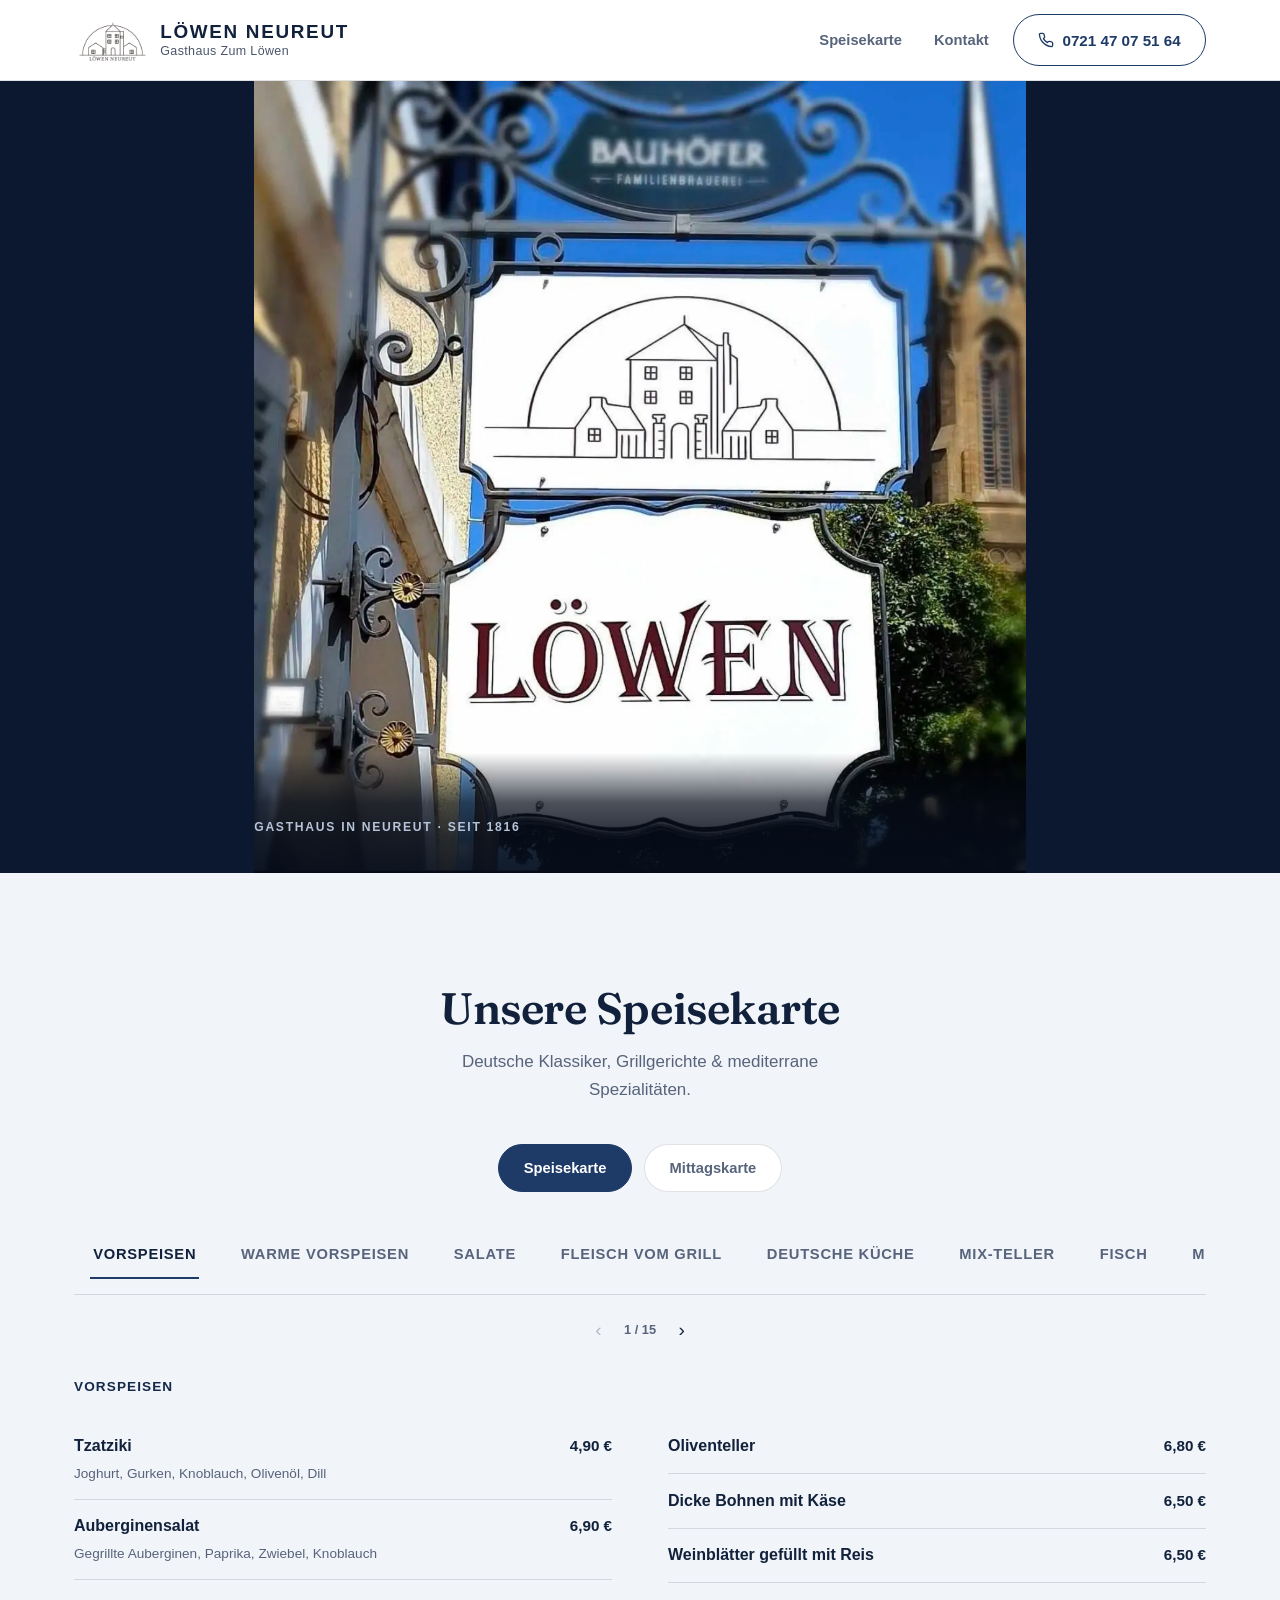
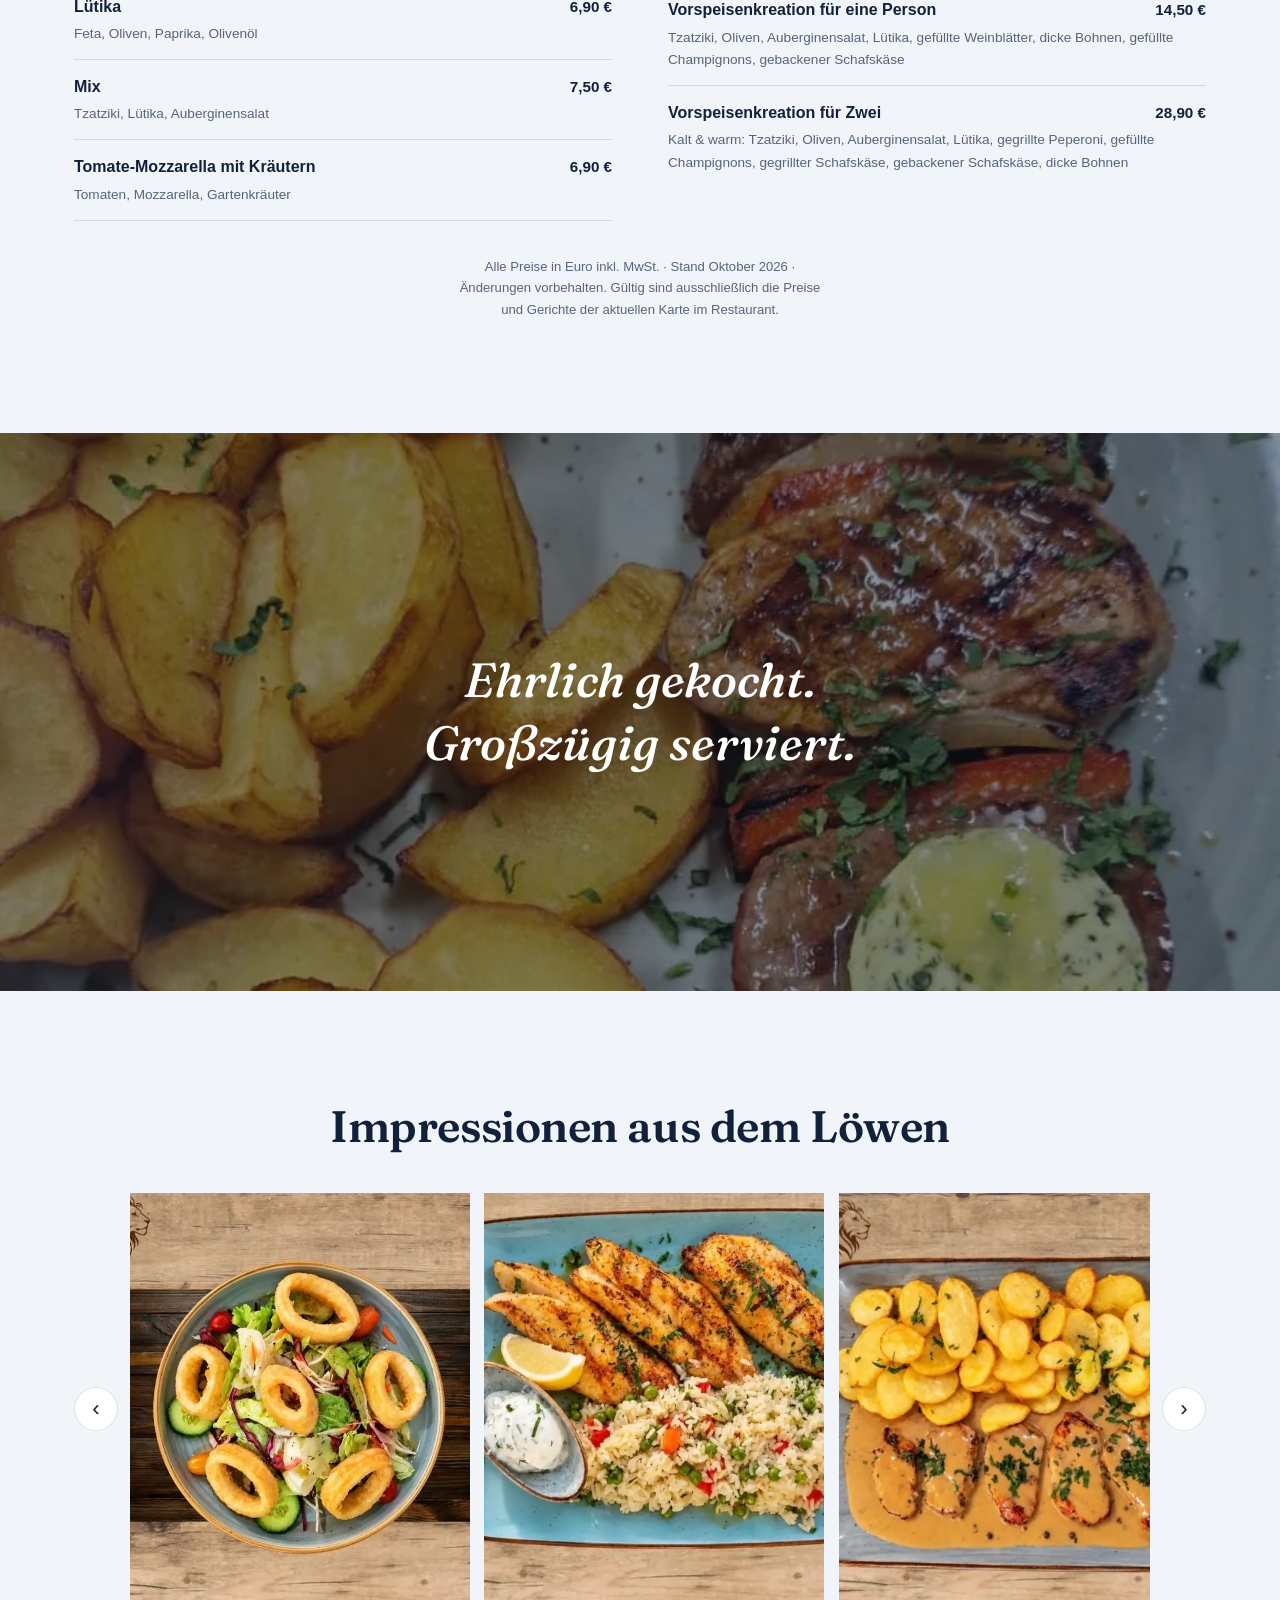
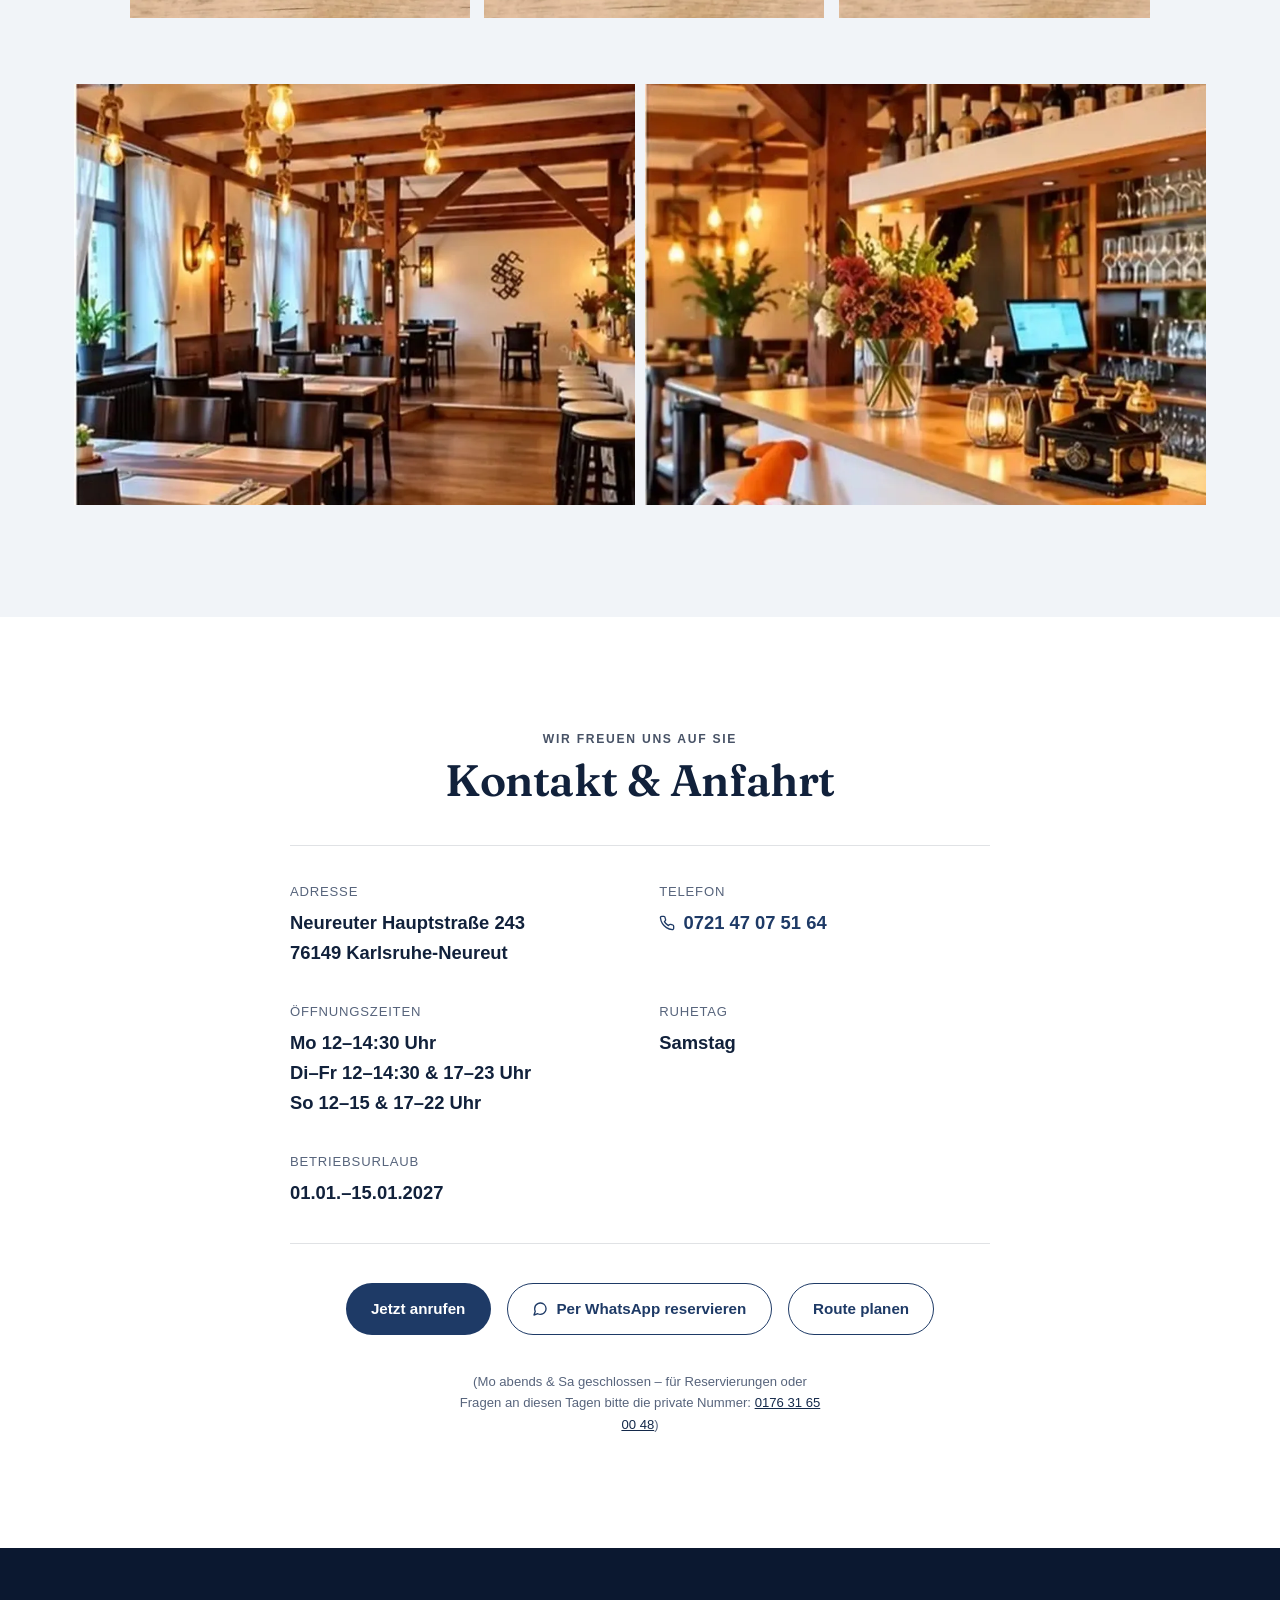
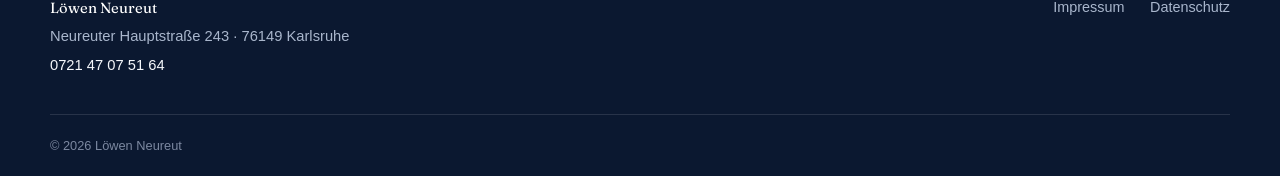
<file: index.html>
<!doctype html>
<html lang="de">
<head>
<meta charset="UTF-8">
<script>document.documentElement.classList.add('js')</script>
<meta name="viewport" content="width=device-width, initial-scale=1">
<title>Löwen Neureut – Gasthaus Zum Löwen in Karlsruhe</title>
<meta name="description" content="Traditionsgasthaus seit 1816 in Karlsruhe-Neureut: deutsche Hausmannskost & griechisch-mediterrane Grillspezialitäten, gemütlicher Biergarten mit Bauhöfer Bier vom Fass. Neureuter Hauptstraße 243.">
<meta name="theme-color" content="#0b1830">
<meta property="og:type" content="website">
<meta property="og:locale" content="de_DE">
<meta property="og:title" content="Löwen Neureut – Gasthaus Zum Löwen">
<meta property="og:description" content="Traditionsgasthaus seit 1816 in Karlsruhe-Neureut: deutsche Hausmannskost & griechisch-mediterrane Grillspezialitäten.">
<meta property="og:image" content="images/og-image.jpg">
<meta property="og:image:width" content="1200">
<meta property="og:image:height" content="630">
<meta name="twitter:card" content="summary_large_image">
<link rel="icon" href="data:image/svg+xml,%3Csvg xmlns='http://www.w3.org/2000/svg' viewBox='0 0 100 100'%3E%3Ctext y='.9em' font-size='90'%3E%F0%9F%A6%81%3C/text%3E%3C/svg%3E">
<link rel="preload" as="font" type="font/woff2" href="fonts/fraunces-normal.woff2" crossorigin>
<link rel="stylesheet" href="css/style.css">
<script type="application/ld+json">
{
  "@context": "https://schema.org",
  "@type": "Restaurant",
  "name": "Löwen Neureut – Gasthaus Zum Löwen",
  "image": "images/og-image.jpg",
  "servesCuisine": ["German", "Greek", "Mediterranean"],
  "priceRange": "€€",
  "telephone": "+49-721-47075164",
  "address": {
    "@type": "PostalAddress",
    "streetAddress": "Neureuter Hauptstraße 243",
    "postalCode": "76149",
    "addressLocality": "Karlsruhe-Neureut",
    "addressCountry": "DE"
  },
  "openingHoursSpecification": [
    { "@type": "OpeningHoursSpecification", "dayOfWeek": ["Monday"], "opens": "12:00", "closes": "14:30" },
    { "@type": "OpeningHoursSpecification", "dayOfWeek": ["Tuesday","Wednesday","Thursday","Friday"], "opens": "12:00", "closes": "14:30" },
    { "@type": "OpeningHoursSpecification", "dayOfWeek": ["Tuesday","Wednesday","Thursday","Friday"], "opens": "17:00", "closes": "23:00" },
    { "@type": "OpeningHoursSpecification", "dayOfWeek": ["Sunday"], "opens": "12:00", "closes": "15:00" },
    { "@type": "OpeningHoursSpecification", "dayOfWeek": ["Sunday"], "opens": "17:00", "closes": "22:00" }
  ]
}
</script>
</head>
<body>

<a class="skip-link" href="#main">Zum Inhalt springen</a>

<header class="site-header" id="site-header">
  <div class="container header-inner">
    <a href="#top" class="brand">
      <!-- Echtes Logo: images/loewen-neureut-logo.png. Bis es existiert, bleibt
           dieses einfache Löwen-Emblem als Platzhalter sichtbar (js/main.js
           tauscht automatisch, sobald die Datei geladen werden kann). -->
      <span class="logo-mark" id="logo-mark">
        <svg viewBox="0 0 60 60" width="30" height="30" aria-hidden="true">
          <circle cx="30" cy="30" r="26" fill="none" stroke="currentColor" stroke-width="2"/>
          <circle cx="30" cy="30" r="9" fill="currentColor"/>
          <g fill="currentColor">
            <polygon points="30,1 33,10 27,10"/>
            <polygon points="30,59 33,50 27,50"/>
            <polygon points="1,30 10,33 10,27"/>
            <polygon points="59,30 50,33 50,27"/>
            <polygon points="9,9 16,14 12,17"/>
            <polygon points="51,9 44,14 48,17"/>
            <polygon points="9,51 16,46 12,43"/>
            <polygon points="51,51 44,46 48,43"/>
          </g>
        </svg>
      </span>
      <span class="brand-text">
        <span class="brand-name">Löwen Neureut</span>
        <span class="brand-sub">Gasthaus Zum Löwen</span>
      </span>
    </a>
    <nav class="site-nav" aria-label="Hauptnavigation">
      <a href="#speisekarte">Speisekarte</a>
      <a href="#kontakt">Kontakt</a>
    </nav>
    <div class="header-actions">
      <a class="btn btn-outline btn-call" href="tel:+4972147075164">
        <svg viewBox="0 0 24 24" fill="none" stroke="currentColor" stroke-width="2" stroke-linecap="round" stroke-linejoin="round" aria-hidden="true"><path d="M22 16.92v3a2 2 0 0 1-2.18 2 19.79 19.79 0 0 1-8.63-3.07 19.5 19.5 0 0 1-6-6 19.79 19.79 0 0 1-3.07-8.67A2 2 0 0 1 4.11 2h3a2 2 0 0 1 2 1.72c.127.96.361 1.903.7 2.81a2 2 0 0 1-.45 2.11L8.09 9.91a16 16 0 0 0 6 6l1.27-1.27a2 2 0 0 1 2.11-.45c.907.339 1.85.573 2.81.7A2 2 0 0 1 22 16.92z"/></svg>
        0721 47 07 51 64
      </a>
      <button type="button" class="nav-toggle" id="nav-toggle" aria-expanded="false" aria-controls="nav-drawer" aria-label="Menü öffnen">
        <span></span><span></span><span></span>
      </button>
    </div>
  </div>
  <div class="nav-drawer" id="nav-drawer">
    <a href="#speisekarte">Speisekarte</a>
    <a href="#kontakt">Kontakt</a>
    <a class="btn btn-primary" href="tel:+4972147075164">
      <svg viewBox="0 0 24 24" fill="none" stroke="currentColor" stroke-width="2" stroke-linecap="round" stroke-linejoin="round" aria-hidden="true"><path d="M22 16.92v3a2 2 0 0 1-2.18 2 19.79 19.79 0 0 1-8.63-3.07 19.5 19.5 0 0 1-6-6 19.79 19.79 0 0 1-3.07-8.67A2 2 0 0 1 4.11 2h3a2 2 0 0 1 2 1.72c.127.96.361 1.903.7 2.81a2 2 0 0 1-.45 2.11L8.09 9.91a16 16 0 0 0 6 6l1.27-1.27a2 2 0 0 1 2.11-.45c.907.339 1.85.573 2.81.7A2 2 0 0 1 22 16.92z"/></svg>
      0721 47 07 51 64
    </a>
  </div>
</header>

<main id="main">

  <section id="top" class="hero">
    <div class="hero-frame">
      <div class="hero-media">
        <!-- Echtes Bild einsetzen: das schmiedeeiserne Wirtshausschild "Löwen" mit Hausillustration vor blauem Himmel (wie im Chat gezeigt) -->
        <img src="images/hero-schild.webp" alt="Schmiedeeisernes Wirtshausschild „Löwen" mit Hausillustration vor blauem Himmel" loading="eager" fetchpriority="high" data-fallback>
      </div>
      <div class="hero-content container">
        <h1 class="visually-hidden">Löwen Neureut</h1>
        <p class="eyebrow">Gasthaus in Neureut · seit 1816</p>
      </div>
    </div>
  </section>

  <section id="speisekarte" class="section section-soft">
    <div class="container">
      <div class="section-title menu-head center reveal">
        <h2>Unsere Speisekarte</h2>
        <p>Deutsche Klassiker, Grillgerichte &amp; mediterrane Spezialitäten.</p>
      </div>

      <div class="menu-mode reveal">
        <button type="button" class="mode-btn" id="mode-speisekarte" aria-selected="true" data-mode="speisekarte">Speisekarte</button>
        <button type="button" class="mode-btn" id="mode-mittag" aria-selected="false" data-mode="mittag">Mittagskarte</button>
      </div>

      <div id="menu-speisekarte-view" class="reveal">
        <div class="menu-tabs" role="tablist" aria-label="Speisekarten-Kategorien">
          <button role="tab" id="tab-vorspeisen-kalt" aria-controls="panel-vorspeisen-kalt" aria-selected="false" tabindex="-1" class="menu-tab" type="button">Vorspeisen</button>
          <button role="tab" id="tab-vorspeisen-warm" aria-controls="panel-vorspeisen-warm" aria-selected="false" tabindex="-1" class="menu-tab" type="button">Warme Vorspeisen</button>
          <button role="tab" id="tab-salate" aria-controls="panel-salate" aria-selected="false" tabindex="-1" class="menu-tab" type="button">Salate</button>
          <button role="tab" id="tab-grill" aria-controls="panel-grill" aria-selected="false" tabindex="-1" class="menu-tab" type="button">Fleisch vom Grill</button>
          <button role="tab" id="tab-deutsch" aria-controls="panel-deutsch" aria-selected="false" tabindex="-1" class="menu-tab" type="button">Deutsche Küche</button>
          <button role="tab" id="tab-mixteller" aria-controls="panel-mixteller" aria-selected="false" tabindex="-1" class="menu-tab" type="button">Mix-Teller</button>
          <button role="tab" id="tab-fisch" aria-controls="panel-fisch" aria-selected="false" tabindex="-1" class="menu-tab" type="button">Fisch</button>
          <button role="tab" id="tab-mixplatten" aria-controls="panel-mixplatten" aria-selected="false" tabindex="-1" class="menu-tab" type="button">Mix-Platten</button>
          <button role="tab" id="tab-beilagen" aria-controls="panel-beilagen" aria-selected="false" tabindex="-1" class="menu-tab" type="button">Beilagen</button>
          <button role="tab" id="tab-sossen" aria-controls="panel-sossen" aria-selected="false" tabindex="-1" class="menu-tab" type="button">Soßen</button>
          <button role="tab" id="tab-desserts" aria-controls="panel-desserts" aria-selected="false" tabindex="-1" class="menu-tab" type="button">Desserts</button>
          <button role="tab" id="tab-alkoholfrei" aria-controls="panel-alkoholfrei" aria-selected="false" tabindex="-1" class="menu-tab" type="button">Alkoholfreie Getränke</button>
          <button role="tab" id="tab-heisse-getraenke" aria-controls="panel-heisse-getraenke" aria-selected="false" tabindex="-1" class="menu-tab" type="button">Heiße Getränke</button>
          <button role="tab" id="tab-bier-wein" aria-controls="panel-bier-wein" aria-selected="false" tabindex="-1" class="menu-tab" type="button">Bier &amp; Wein</button>
          <button role="tab" id="tab-spirituosen" aria-controls="panel-spirituosen" aria-selected="false" tabindex="-1" class="menu-tab" type="button">Spirituosen &amp; Cocktails</button>
        </div>

        <div class="menu-pager">
          <button type="button" class="pager-btn" data-menu-prev aria-label="Vorherige Kategorie">‹</button>
          <span class="pager-count" data-menu-count>1 / 15</span>
          <button type="button" class="pager-btn" data-menu-next aria-label="Nächste Kategorie">›</button>
        </div>

        <div class="menu-panels">

          <div role="tabpanel" id="panel-vorspeisen-kalt" aria-labelledby="tab-vorspeisen-kalt" class="menu-panel" hidden>
            <h3>Vorspeisen</h3>
            <ul class="dish-list is-long">
              <li class="dish"><div class="dish-row"><span class="dish-name">Tzatziki</span><span class="dish-price">4,90&nbsp;€</span></div><p class="dish-desc">Joghurt, Gurken, Knoblauch, Olivenöl, Dill</p></li>
              <li class="dish"><div class="dish-row"><span class="dish-name">Auberginensalat</span><span class="dish-price">6,90&nbsp;€</span></div><p class="dish-desc">Gegrillte Auberginen, Paprika, Zwiebel, Knoblauch</p></li>
              <li class="dish"><div class="dish-row"><span class="dish-name">Lütika</span><span class="dish-price">6,90&nbsp;€</span></div><p class="dish-desc">Feta, Oliven, Paprika, Olivenöl</p></li>
              <li class="dish"><div class="dish-row"><span class="dish-name">Mix</span><span class="dish-price">7,50&nbsp;€</span></div><p class="dish-desc">Tzatziki, Lütika, Auberginensalat</p></li>
              <li class="dish"><div class="dish-row"><span class="dish-name">Tomate-Mozzarella mit Kräutern</span><span class="dish-price">6,90&nbsp;€</span></div><p class="dish-desc">Tomaten, Mozzarella, Gartenkräuter</p></li>
              <li class="dish"><div class="dish-row"><span class="dish-name">Oliventeller</span><span class="dish-price">6,80&nbsp;€</span></div></li>
              <li class="dish"><div class="dish-row"><span class="dish-name">Dicke Bohnen mit Käse</span><span class="dish-price">6,50&nbsp;€</span></div></li>
              <li class="dish"><div class="dish-row"><span class="dish-name">Weinblätter gefüllt mit Reis</span><span class="dish-price">6,50&nbsp;€</span></div></li>
              <li class="dish"><div class="dish-row"><span class="dish-name">Vorspeisenkreation für eine Person</span><span class="dish-price">14,50&nbsp;€</span></div><p class="dish-desc">Tzatziki, Oliven, Auberginensalat, Lütika, gefüllte Weinblätter, dicke Bohnen, gefüllte Champignons, gebackener Schafskäse</p></li>
              <li class="dish"><div class="dish-row"><span class="dish-name">Vorspeisenkreation für Zwei</span><span class="dish-price">28,90&nbsp;€</span></div><p class="dish-desc">Kalt &amp; warm: Tzatziki, Oliven, Auberginensalat, Lütika, gegrillte Peperoni, gefüllte Champignons, gegrillter Schafskäse, gebackener Schafskäse, dicke Bohnen</p></li>
            </ul>
          </div>

          <div role="tabpanel" id="panel-vorspeisen-warm" aria-labelledby="tab-vorspeisen-warm" class="menu-panel" hidden>
            <h3>Warme Vorspeisen</h3>
            <ul class="dish-list is-long">
              <li class="dish"><div class="dish-row"><span class="dish-name">Gegrillter Schafskäse</span><span class="dish-price">8,90&nbsp;€</span></div><p class="dish-desc">Feta, Zwiebel, Tomate, Gartenkräuter</p></li>
              <li class="dish"><div class="dish-row"><span class="dish-name">Gebackener Schafskäse</span><span class="dish-price">8,90&nbsp;€</span></div><p class="dish-desc">Feta, Salat</p></li>
              <li class="dish"><div class="dish-row"><span class="dish-name">Gegrillte Aubergine</span><span class="dish-price">10,50&nbsp;€</span></div><p class="dish-desc">Aubergine, Olivenöl, Tomate, Käse</p></li>
              <li class="dish"><div class="dish-row"><span class="dish-name">Zucchinipfanne</span><span class="dish-price">6,50&nbsp;€</span></div><p class="dish-desc">Mit Knoblauch</p></li>
              <li class="dish"><div class="dish-row"><span class="dish-name">Gegrillte Peperoni mit Knoblauch</span><span class="dish-price">6,90&nbsp;€</span></div></li>
              <li class="dish"><div class="dish-row"><span class="dish-name">Gefüllte Champignons</span><span class="dish-price">7,50&nbsp;€</span></div><p class="dish-desc">Champignons, Käse</p></li>
              <li class="dish"><div class="dish-row"><span class="dish-name">Gegrillte Champignons</span><span class="dish-price">6,90&nbsp;€</span></div><p class="dish-desc">Champignons, Butter, Petersilie</p></li>
              <li class="dish"><div class="dish-row"><span class="dish-name">Fladenbrot</span><span class="dish-price">2,50&nbsp;€</span></div></li>
              <li class="dish"><div class="dish-row"><span class="dish-name">Knoblauchbrot</span><span class="dish-price">3,50&nbsp;€</span></div></li>
              <li class="dish"><div class="dish-row"><span class="dish-name">Garnelenpfanne</span><span class="dish-price">14,90&nbsp;€</span></div><p class="dish-desc">Garnelen, Kräuterbutter, Knoblauch</p></li>
            </ul>
          </div>

          <div role="tabpanel" id="panel-salate" aria-labelledby="tab-salate" class="menu-panel" hidden>
            <h3>Salate</h3>
            <ul class="dish-list">
              <li class="dish"><div class="dish-row"><span class="dish-name">Schopska-Salat</span><span class="dish-price">11,90&nbsp;€</span></div><p class="dish-desc">Tomaten, Gurken, Feta, Zwiebel, Paprika</p></li>
              <li class="dish"><div class="dish-row"><span class="dish-name">Gyros-Salat</span><span class="dish-price">12,90&nbsp;€</span></div><p class="dish-desc">Gemischter Salat mit Gyros</p></li>
              <li class="dish"><div class="dish-row"><span class="dish-name">Puten-Salat</span><span class="dish-price">13,90&nbsp;€</span></div><p class="dish-desc">Gemischter Salat mit Putenfleisch</p></li>
              <li class="dish"><div class="dish-row"><span class="dish-name">Löwen-Salat</span><span class="dish-price">15,90&nbsp;€</span></div><p class="dish-desc">Gemischter Salat mit Rumpsteak</p></li>
              <li class="dish"><div class="dish-row"><span class="dish-name">Calamari-Salat</span><span class="dish-price">14,50&nbsp;€</span></div><p class="dish-desc">Gemischter Salat mit gebackenen Calamariringen</p></li>
              <li class="dish"><div class="dish-row"><span class="dish-name">Lachsfilet-Salat</span><span class="dish-price">14,50&nbsp;€</span></div><p class="dish-desc">Gemischter Salat mit gegrilltem Lachsfilet</p></li>
              <li class="dish"><div class="dish-row"><span class="dish-name">Beilagen-Salat</span><span class="dish-price">3,50&nbsp;€</span></div><p class="dish-desc">Gemischter Salat</p></li>
            </ul>
          </div>

          <div role="tabpanel" id="panel-grill" aria-labelledby="tab-grill" class="menu-panel" hidden>
            <h3>Fleisch vom Grill</h3>
            <ul class="dish-list is-long">
              <li class="dish"><div class="dish-row"><span class="dish-name">Mixspieß mit Bratkartoffeln</span><span class="dish-price">24,90&nbsp;€</span></div><p class="dish-desc">2 Lenden, 2 Rumpsteaks, Salat</p></li>
              <li class="dish"><div class="dish-row"><span class="dish-name">Löwenspieß mit Gemüsepfanne</span><span class="dish-price">29,90&nbsp;€</span></div><p class="dish-desc">2 Lammkoteletts, 1 Rumpsteak, 2 Lenden, Salat</p></li>
              <li class="dish"><div class="dish-row"><span class="dish-name">Knoblauchspieß mit Pommes</span><span class="dish-price">19,90&nbsp;€</span></div><p class="dish-desc">Schweinefilets mit Knoblauch, Salat</p></li>
              <li class="dish"><div class="dish-row"><span class="dish-name">Bulgarischer Spieß mit Pommes</span><span class="dish-price">20,90&nbsp;€</span></div><p class="dish-desc">Schweinenacken, Paprika, Zwiebel, Salat</p></li>
              <li class="dish"><div class="dish-row"><span class="dish-name">Gyros mit Pommes und Salat</span><span class="dish-price">16,90&nbsp;€</span></div></li>
              <li class="dish"><div class="dish-row"><span class="dish-name">Gyros mit Käsesoße</span><span class="dish-price">17,90&nbsp;€</span></div><p class="dish-desc">Mit Pommes und Salat</p></li>
              <li class="dish"><div class="dish-row"><span class="dish-name">Gyros mit Pfeffersoße</span><span class="dish-price">17,90&nbsp;€</span></div><p class="dish-desc">Mit Nudeln und Salat</p></li>
              <li class="dish"><div class="dish-row"><span class="dish-name">Bifteki mit Pommes und Salat</span><span class="dish-price">17,90&nbsp;€</span></div><p class="dish-desc">Hackfleisch gefüllt mit Schafskäse</p></li>
              <li class="dish"><div class="dish-row"><span class="dish-name">Rinderleber mit Pommes</span><span class="dish-price">15,90&nbsp;€</span></div><p class="dish-desc">Bratensoße, gebratene Zwiebeln, Salat</p></li>
              <li class="dish"><div class="dish-row"><span class="dish-name">Köfte mit Pommes und Salat</span><span class="dish-price">16,90&nbsp;€</span></div><p class="dish-desc">Köfte aus Hackfleisch</p></li>
              <li class="dish"><div class="dish-row"><span class="dish-name">Lammfilets mit grünen Bohnen</span><span class="dish-price">28,90&nbsp;€</span></div><p class="dish-desc">Mit Salat</p></li>
              <li class="dish"><div class="dish-row"><span class="dish-name">Lammkoteletts mit Bratkartoffeln</span><span class="dish-price">28,90&nbsp;€</span></div><p class="dish-desc">Mit Knoblauch und Salat</p></li>
              <li class="dish"><div class="dish-row"><span class="dish-name">Lammhaxe mit Bratkartoffeln</span><span class="dish-price">19,90&nbsp;€</span></div><p class="dish-desc">Grüne oder dicke Bohnen, Salat</p></li>
              <li class="dish"><div class="dish-row"><span class="dish-name">Schweinefilets mit Pfeffersoße</span><span class="dish-price">19,90&nbsp;€</span></div><p class="dish-desc">Mit Pommes und Salat</p></li>
              <li class="dish"><div class="dish-row"><span class="dish-name">Schweinespießchen mit Pommes</span><span class="dish-price">16,90&nbsp;€</span></div><p class="dish-desc">Und Salat</p></li>
            </ul>
          </div>

          <div role="tabpanel" id="panel-deutsch" aria-labelledby="tab-deutsch" class="menu-panel" hidden>
            <h3>Deutsche Küche</h3>
            <ul class="dish-list">
              <li class="dish"><div class="dish-row"><span class="dish-name">Putenschnitzel</span><span class="dish-price">17,90&nbsp;€</span></div><p class="dish-desc">Bratensoße, Pommes, Salat</p></li>
              <li class="dish"><div class="dish-row"><span class="dish-name">Schweineschnitzel</span><span class="dish-price">16,90&nbsp;€</span></div><p class="dish-desc">Bratensoße, Pommes, Salat</p></li>
              <li class="dish"><div class="dish-row"><span class="dish-name">Putensteak</span><span class="dish-price">18,90&nbsp;€</span></div><p class="dish-desc">Pommes, Salat, Kräuterbutter oder Käsesoße</p></li>
              <li class="dish"><div class="dish-row"><span class="dish-name">Schweinenackensteak</span><span class="dish-price">16,90&nbsp;€</span></div><p class="dish-desc">Pommes, Salat</p></li>
              <li class="dish"><div class="dish-row"><span class="dish-name">Rumpsteak 250 g</span><span class="dish-price">29,90&nbsp;€</span></div><p class="dish-desc">Gemüsepfanne, Pfeffersoße, Salat</p></li>
              <li class="dish"><div class="dish-row"><span class="dish-name">Rumpsteak 250 g</span><span class="dish-price">28,90&nbsp;€</span></div><p class="dish-desc">Bratkartoffeln, gebratene Zwiebeln, Salat</p></li>
            </ul>
          </div>

          <div role="tabpanel" id="panel-mixteller" aria-labelledby="tab-mixteller" class="menu-panel" hidden>
            <h3>Mix-Teller vom Grill</h3>
            <ul class="dish-list">
              <li class="dish"><div class="dish-row"><span class="dish-name">Mix-Teller 1</span><span class="dish-price">23,90&nbsp;€</span></div><p class="dish-desc">Gyros, Rumpsteak, Lammkoteletts, Lenden, Pommes oder Reis, Salat</p></li>
              <li class="dish"><div class="dish-row"><span class="dish-name">Mix-Teller 2</span><span class="dish-price">19,90&nbsp;€</span></div><p class="dish-desc">Gyros, Spieß, Köfte, Schweinesteak, Pommes oder Reis, Salat</p></li>
              <li class="dish"><div class="dish-row"><span class="dish-name">Mix-Teller 3</span><span class="dish-price">20,90&nbsp;€</span></div><p class="dish-desc">Gyros, Putensteak, Bifteki, Lenden, Pommes oder Reis, Salat</p></li>
              <li class="dish"><div class="dish-row"><span class="dish-name">Mix-Teller 4</span><span class="dish-price">18,90&nbsp;€</span></div><p class="dish-desc">Gyros, Schweinesteak, Köfte, Leber, Pommes oder Reis, Salat</p></li>
              <li class="dish"><div class="dish-row"><span class="dish-name">Mix-Teller 5</span><span class="dish-price">17,90&nbsp;€</span></div><p class="dish-desc">Gyros, Spieß, Bifteki, Pommes oder Reis, Salat</p></li>
              <li class="dish"><div class="dish-row"><span class="dish-name">Grillteller</span><span class="dish-price">24,50&nbsp;€</span></div><p class="dish-desc">Verschiedene Fleischsorten: Spieß, Schweinenackensteak, Köfte, Schweinesteak, Putensteak</p></li>
            </ul>
          </div>

          <div role="tabpanel" id="panel-fisch" aria-labelledby="tab-fisch" class="menu-panel" hidden>
            <h3>Fisch vom Grill</h3>
            <ul class="dish-list is-long">
              <li class="dish"><div class="dish-row"><span class="dish-name">Garnelen</span><span class="dish-price">23,90&nbsp;€</span></div><p class="dish-desc">Gemüsereis, Salat</p></li>
              <li class="dish"><div class="dish-row"><span class="dish-name">Calamari gebacken</span><span class="dish-price">18,90&nbsp;€</span></div><p class="dish-desc">Gemüsereis, Salat</p></li>
              <li class="dish"><div class="dish-row"><span class="dish-name">Calamari gegrillt</span><span class="dish-price">18,90&nbsp;€</span></div><p class="dish-desc">Gemüsereis, Salat</p></li>
              <li class="dish"><div class="dish-row"><span class="dish-name">Doradenfilet</span><span class="dish-price">18,90&nbsp;€</span></div><p class="dish-desc">Gemüsereis, Salat</p></li>
              <li class="dish"><div class="dish-row"><span class="dish-name">Lachsfilet</span><span class="dish-price">21,90&nbsp;€</span></div><p class="dish-desc">Nudeln, Gartenkräuter, Salat</p></li>
              <li class="dish"><div class="dish-row"><span class="dish-name">Zanderfilet</span><span class="dish-price">19,90&nbsp;€</span></div><p class="dish-desc">Gemüsereis, Salat</p></li>
              <li class="dish"><div class="dish-row"><span class="dish-name">Rotbarschfilet</span><span class="dish-price">18,90&nbsp;€</span></div><p class="dish-desc">Gemüsereis, Salat</p></li>
              <li class="dish"><div class="dish-row"><span class="dish-name">Meeresplatte für 2 Personen</span><span class="dish-price">58,00&nbsp;€</span></div><p class="dish-desc">Calamariringe, 2 Doradenfilets, 2 Zanderfilets, Garnelen, Lachsfilet, Tzatziki, Gemüsereis, Salat</p></li>
            </ul>
          </div>

          <div role="tabpanel" id="panel-mixplatten" aria-labelledby="tab-mixplatten" class="menu-panel" hidden>
            <h3>Mix-Platten vom Grill</h3>
            <ul class="dish-list">
              <li class="dish"><div class="dish-row"><span class="dish-name">Mix-Platte 1</span><span class="dish-price">52,00&nbsp;€</span></div><p class="dish-desc">Gyros, 2 Schweinesteaks, 2 Putensteaks, 2 Rumpsteaks, Pommes, Reis, Salat</p></li>
              <li class="dish"><div class="dish-row"><span class="dish-name">Mix-Platte 2</span><span class="dish-price">48,00&nbsp;€</span></div><p class="dish-desc">Gyros, 2 Köfte, 2 Bifteki, 2 Schweinesteaks, Pommes, Reis, Salat</p></li>
              <li class="dish"><div class="dish-row"><span class="dish-name">Mix-Platte 3</span><span class="dish-price">56,00&nbsp;€</span></div><p class="dish-desc">Gyros, 2 große Spieße, 2 Hacksteaks, Pommes, Reis, Salat</p></li>
            </ul>
          </div>

          <div role="tabpanel" id="panel-beilagen" aria-labelledby="tab-beilagen" class="menu-panel" hidden>
            <h3>Beilagen</h3>
            <ul class="dish-list">
              <li class="dish"><div class="dish-row"><span class="dish-name">Pommes</span><span class="dish-price">3,50&nbsp;€</span></div></li>
              <li class="dish"><div class="dish-row"><span class="dish-name">Kroketten</span><span class="dish-price">3,50&nbsp;€</span></div></li>
              <li class="dish"><div class="dish-row"><span class="dish-name">Gemüsereis</span><span class="dish-price">3,50&nbsp;€</span></div></li>
              <li class="dish"><div class="dish-row"><span class="dish-name">Bandnudeln</span><span class="dish-price">3,50&nbsp;€</span></div></li>
              <li class="dish"><div class="dish-row"><span class="dish-name">Gemüsepfanne</span><span class="dish-price">4,50&nbsp;€</span></div></li>
            </ul>
          </div>

          <div role="tabpanel" id="panel-sossen" aria-labelledby="tab-sossen" class="menu-panel" hidden>
            <h3>Soßen</h3>
            <ul class="dish-list">
              <li class="dish"><div class="dish-row"><span class="dish-name">Pfeffersoße</span><span class="dish-price">2,00&nbsp;€</span></div></li>
              <li class="dish"><div class="dish-row"><span class="dish-name">Käsesoße</span><span class="dish-price">2,00&nbsp;€</span></div></li>
              <li class="dish"><div class="dish-row"><span class="dish-name">Bratensoße</span><span class="dish-price">2,00&nbsp;€</span></div></li>
            </ul>
          </div>

          <div role="tabpanel" id="panel-desserts" aria-labelledby="tab-desserts" class="menu-panel" hidden>
            <h3>Desserts</h3>
            <ul class="dish-list">
              <li class="dish"><div class="dish-row"><span class="dish-name">Gemischtes Eis</span><span class="dish-price">4,50&nbsp;€</span></div></li>
              <li class="dish"><div class="dish-row"><span class="dish-name">Gemischtes Eis mit Sahne</span><span class="dish-price">5,50&nbsp;€</span></div></li>
              <li class="dish"><div class="dish-row"><span class="dish-name">Schokokuss mit Sahne</span><span class="dish-price">5,50&nbsp;€</span></div><p class="dish-desc">Vanilleeis, heiße Schokosoße</p></li>
              <li class="dish"><div class="dish-row"><span class="dish-name">Karamell mit Sahne</span><span class="dish-price">5,50&nbsp;€</span></div><p class="dish-desc">Vanilleeis, heiße Karamellsoße</p></li>
              <li class="dish"><div class="dish-row"><span class="dish-name">Schokoladen-Soufflé mit Vanilleeis</span><span class="dish-price">5,90&nbsp;€</span></div></li>
              <li class="dish"><div class="dish-row"><span class="dish-name">Kadayıf (Ekmek)</span><span class="dish-price">5,90&nbsp;€</span></div><p class="dish-desc">Kadayıf mit Walnüssen</p></li>
            </ul>
          </div>

          <div role="tabpanel" id="panel-alkoholfrei" aria-labelledby="tab-alkoholfrei" class="menu-panel" hidden>
            <h3>Alkoholfreie Getränke</h3>
            <ul class="dish-list is-long">
              <li class="dish"><div class="dish-row"><span class="dish-name">Coca-Cola</span><span class="dish-price dish-price-multi">0,2&nbsp;l 2,40&nbsp;€ · 0,4&nbsp;l 4,20&nbsp;€</span></div></li>
              <li class="dish"><div class="dish-row"><span class="dish-name">Coca-Cola Zero</span><span class="dish-price dish-price-multi">0,2&nbsp;l 2,40&nbsp;€ · 0,4&nbsp;l 4,20&nbsp;€</span></div></li>
              <li class="dish"><div class="dish-row"><span class="dish-name">Fanta</span><span class="dish-price dish-price-multi">0,2&nbsp;l 2,40&nbsp;€ · 0,4&nbsp;l 4,20&nbsp;€</span></div></li>
              <li class="dish"><div class="dish-row"><span class="dish-name">Sprite</span><span class="dish-price dish-price-multi">0,2&nbsp;l 2,40&nbsp;€ · 0,4&nbsp;l 4,20&nbsp;€</span></div></li>
              <li class="dish"><div class="dish-row"><span class="dish-name">Paulaner Spezi</span><span class="dish-price">0,5&nbsp;l 3,80&nbsp;€</span></div></li>
              <li class="dish"><div class="dish-row"><span class="dish-name">Apfelsaftschorle</span><span class="dish-price">0,4&nbsp;l 3,60&nbsp;€</span></div></li>
              <li class="dish"><div class="dish-row"><span class="dish-name">Orangensaft</span><span class="dish-price">0,4&nbsp;l 4,20&nbsp;€</span></div></li>
              <li class="dish"><div class="dish-row"><span class="dish-name">Johannisbeerschorle</span><span class="dish-price">0,4&nbsp;l 3,60&nbsp;€</span></div></li>
              <li class="dish"><div class="dish-row"><span class="dish-name">Stilles Wasser</span><span class="dish-price dish-price-multi">0,5&nbsp;l 3,50&nbsp;€ · 0,7&nbsp;l 5,30&nbsp;€</span></div></li>
              <li class="dish"><div class="dish-row"><span class="dish-name">Mineralwasser</span><span class="dish-price dish-price-multi">0,5&nbsp;l 3,50&nbsp;€ · 0,7&nbsp;l 5,30&nbsp;€</span></div></li>
            </ul>
          </div>

          <div role="tabpanel" id="panel-heisse-getraenke" aria-labelledby="tab-heisse-getraenke" class="menu-panel" hidden>
            <h3>Heiße Getränke</h3>
            <ul class="dish-list">
              <li class="dish"><div class="dish-row"><span class="dish-name">Espresso</span><span class="dish-price">2,60&nbsp;€</span></div></li>
              <li class="dish"><div class="dish-row"><span class="dish-name">Cappuccino</span><span class="dish-price">3,20&nbsp;€</span></div></li>
              <li class="dish"><div class="dish-row"><span class="dish-name">Affogato</span><span class="dish-price">4,20&nbsp;€</span></div><p class="dish-desc">Espresso mit Vanilleeis</p></li>
              <li class="dish"><div class="dish-row"><span class="dish-name">Tee (verschiedene Sorten)</span><span class="dish-price">2,50&nbsp;€</span></div></li>
              <li class="dish"><div class="dish-row"><span class="dish-name">Heiße Schokolade</span><span class="dish-price">3,50&nbsp;€</span></div></li>
            </ul>
          </div>

          <div role="tabpanel" id="panel-bier-wein" aria-labelledby="tab-bier-wein" class="menu-panel" hidden>
            <h3>Bier &amp; Wein</h3>
            <h4>Offene Weine</h4>
            <ul class="dish-list is-long">
              <li class="dish"><div class="dish-row"><span class="dish-name">Prosecco</span><span class="dish-price">0,1&nbsp;l 4,20&nbsp;€</span></div></li>
              <li class="dish"><div class="dish-row"><span class="dish-name">Spätburgunder</span><span class="dish-price dish-price-multi">0,1&nbsp;l 3,50&nbsp;€ · 0,25&nbsp;l 6,90&nbsp;€</span></div><p class="dish-desc">Rotwein, Oberkircher</p></li>
              <li class="dish"><div class="dish-row"><span class="dish-name">Dornfelder</span><span class="dish-price dish-price-multi">0,1&nbsp;l 3,50&nbsp;€ · 0,25&nbsp;l 6,90&nbsp;€</span></div><p class="dish-desc">Rotwein, Oberkircher</p></li>
              <li class="dish"><div class="dish-row"><span class="dish-name">Weisser Burgunder</span><span class="dish-price dish-price-multi">0,1&nbsp;l 3,50&nbsp;€ · 0,25&nbsp;l 6,90&nbsp;€</span></div><p class="dish-desc">Weißwein, Oberkircher</p></li>
              <li class="dish"><div class="dish-row"><span class="dish-name">Grauer Burgunder</span><span class="dish-price dish-price-multi">0,1&nbsp;l 3,50&nbsp;€ · 0,25&nbsp;l 6,90&nbsp;€</span></div><p class="dish-desc">Weißwein, Oberkircher</p></li>
              <li class="dish"><div class="dish-row"><span class="dish-name">Riesling</span><span class="dish-price dish-price-multi">0,1&nbsp;l 3,50&nbsp;€ · 0,25&nbsp;l 6,90&nbsp;€</span></div><p class="dish-desc">Weißwein, Oberkircher</p></li>
              <li class="dish"><div class="dish-row"><span class="dish-name">Rosewein</span><span class="dish-price dish-price-multi">0,1&nbsp;l 3,50&nbsp;€ · 0,25&nbsp;l 6,90&nbsp;€</span></div><p class="dish-desc">Oberkircher</p></li>
            </ul>
            <h4>Weinschorle</h4>
            <ul class="dish-list">
              <li class="dish"><div class="dish-row"><span class="dish-name">Rotweinschorle</span><span class="dish-price">0,25&nbsp;l 4,50&nbsp;€</span></div></li>
              <li class="dish"><div class="dish-row"><span class="dish-name">Weißweinschorle</span><span class="dish-price">0,25&nbsp;l 4,50&nbsp;€</span></div></li>
              <li class="dish"><div class="dish-row"><span class="dish-name">Roséschorle</span><span class="dish-price">0,25&nbsp;l 4,50&nbsp;€</span></div></li>
              <li class="dish"><div class="dish-row"><span class="dish-name">Rieslingschorle</span><span class="dish-price">0,25&nbsp;l 4,50&nbsp;€</span></div></li>
            </ul>
            <h4>Bier vom Fass</h4>
            <ul class="dish-list">
              <li class="dish"><div class="dish-row"><span class="dish-name">Hefeweizen</span><span class="dish-price dish-price-multi">0,3&nbsp;l 3,90&nbsp;€ · 0,5&nbsp;l 5,20&nbsp;€</span></div></li>
              <li class="dish"><div class="dish-row"><span class="dish-name">Pils</span><span class="dish-price dish-price-multi">0,3&nbsp;l 3,90&nbsp;€ · 0,5&nbsp;l 5,20&nbsp;€</span></div></li>
              <li class="dish"><div class="dish-row"><span class="dish-name">Helles</span><span class="dish-price dish-price-multi">0,3&nbsp;l 3,90&nbsp;€ · 0,5&nbsp;l 5,20&nbsp;€</span></div></li>
              <li class="dish"><div class="dish-row"><span class="dish-name">Sportweizen</span><span class="dish-price dish-price-multi">0,3&nbsp;l 3,90&nbsp;€ · 0,5&nbsp;l 5,20&nbsp;€</span></div><p class="dish-desc">Alkoholfrei</p></li>
              <li class="dish"><div class="dish-row"><span class="dish-name">Radler</span><span class="dish-price dish-price-multi">0,3&nbsp;l 3,90&nbsp;€ · 0,5&nbsp;l 5,20&nbsp;€</span></div></li>
            </ul>
          </div>

          <div role="tabpanel" id="panel-spirituosen" aria-labelledby="tab-spirituosen" class="menu-panel" hidden>
            <h3>Spirituosen &amp; Cocktails</h3>
            <h4>Spirituosen</h4>
            <ul class="dish-list">
              <li class="dish"><div class="dish-row"><span class="dish-name">Johnnie Walker</span><span class="dish-price">4&nbsp;cl 3,80&nbsp;€</span></div></li>
              <li class="dish"><div class="dish-row"><span class="dish-name">Jägermeister</span><span class="dish-price">2&nbsp;cl 2,60&nbsp;€</span></div></li>
              <li class="dish"><div class="dish-row"><span class="dish-name">Ramazzotti</span><span class="dish-price">4&nbsp;cl 3,80&nbsp;€</span></div></li>
              <li class="dish"><div class="dish-row"><span class="dish-name">Obstbrand</span><span class="dish-price">4&nbsp;cl 3,80&nbsp;€</span></div></li>
              <li class="dish"><div class="dish-row"><span class="dish-name">Baileys</span><span class="dish-price">4&nbsp;cl 3,80&nbsp;€</span></div></li>
              <li class="dish"><div class="dish-row"><span class="dish-name">Ouzo</span><span class="dish-price">4&nbsp;cl 3,80&nbsp;€</span></div></li>
            </ul>
            <h4>Cocktails</h4>
            <ul class="dish-list">
              <li class="dish"><div class="dish-row"><span class="dish-name">Aperol Spritz</span><span class="dish-price">6,80&nbsp;€</span></div></li>
            </ul>
          </div>

        </div>
      </div>

      <div id="menu-mittag-view" class="reveal" hidden>
        <p class="panel-note center">Nur mittags, Montag–Freitag 12:00–14:30 Uhr.</p>
        <ul class="dish-list is-long">
          <li class="dish"><div class="dish-row"><span class="dish-name">Rinderleber</span><span class="dish-price">9,90&nbsp;€</span></div><p class="dish-desc">Bratensoße, Pommes</p></li>
          <li class="dish"><div class="dish-row"><span class="dish-name">Schnitzel</span><span class="dish-price">10,90&nbsp;€</span></div><p class="dish-desc">Bratensoße, Pommes</p></li>
          <li class="dish"><div class="dish-row"><span class="dish-name">Hacksteak</span><span class="dish-price">9,90&nbsp;€</span></div><p class="dish-desc">Pommes</p></li>
          <li class="dish"><div class="dish-row"><span class="dish-name">Gyros-Salat</span><span class="dish-price">9,90&nbsp;€</span></div></li>
          <li class="dish"><div class="dish-row"><span class="dish-name">Rotbarschfilet</span><span class="dish-price">12,90&nbsp;€</span></div><p class="dish-desc">Gemüsereis</p></li>
          <li class="dish"><div class="dish-row"><span class="dish-name">Bauernspieß</span><span class="dish-price">10,90&nbsp;€</span></div><p class="dish-desc">Pommes</p></li>
          <li class="dish"><div class="dish-row"><span class="dish-name">Gyros</span><span class="dish-price">10,90&nbsp;€</span></div><p class="dish-desc">Pommes</p></li>
          <li class="dish"><div class="dish-row"><span class="dish-name">Putensalat</span><span class="dish-price">9,90&nbsp;€</span></div></li>
          <li class="dish"><div class="dish-row"><span class="dish-name">Putensteak</span><span class="dish-price">11,90&nbsp;€</span></div><p class="dish-desc">Kräuterbutter, Pommes</p></li>
          <li class="dish"><div class="dish-row"><span class="dish-name">Bifteki</span><span class="dish-price">10,90&nbsp;€</span></div><p class="dish-desc">Pommes</p></li>
          <li class="dish"><div class="dish-row"><span class="dish-name">Knoblauchspieß</span><span class="dish-price">12,90&nbsp;€</span></div><p class="dish-desc">Pommes</p></li>
          <li class="dish"><div class="dish-row"><span class="dish-name">Schweinelenden</span><span class="dish-price">12,90&nbsp;€</span></div><p class="dish-desc">Nudeln, Pfeffersoße</p></li>
          <li class="dish"><div class="dish-row"><span class="dish-name">Schweinenackensteak</span><span class="dish-price">10,90&nbsp;€</span></div><p class="dish-desc">Pommes</p></li>
          <li class="dish"><div class="dish-row"><span class="dish-name">Zanderfilet</span><span class="dish-price">13,90&nbsp;€</span></div><p class="dish-desc">Gemüsereis</p></li>
          <li class="dish"><div class="dish-row"><span class="dish-name">Putenschnitzel</span><span class="dish-price">11,90&nbsp;€</span></div><p class="dish-desc">Pommes, Bratensoße</p></li>
          <li class="dish"><div class="dish-row"><span class="dish-name">Lachsfilet</span><span class="dish-price">13,90&nbsp;€</span></div><p class="dish-desc">Nudeln, Gartenkräuter</p></li>
          <li class="dish"><div class="dish-row"><span class="dish-name">Gyros</span><span class="dish-price">11,50&nbsp;€</span></div><p class="dish-desc">Nudeln, Käsesoße oder Pfeffersoße</p></li>
        </ul>
      </div>

      <p class="menu-note reveal">Alle Preise in Euro inkl. MwSt. · Stand Oktober 2026 · Änderungen vorbehalten. Gültig sind ausschließlich die Preise und Gerichte der aktuellen Karte im Restaurant.</p>
    </div>
  </section>

  <section class="food-break reveal">
    <div class="food-break-media">
      <!-- Echtes Bild einsetzen: starkes Foto eines Gerichts (z. B. Grillteller) oder des Restaurants, Querformat -->
      <img src="images/grillteller.webp" alt="Gegrillter Grillteller mit Tzatziki, Pommes und Zitrone" loading="lazy" data-fallback>
    </div>
    <blockquote>Ehrlich gekocht.<br>Großzügig serviert.</blockquote>
  </section>

  <section class="section section-soft reveal">
    <div class="container">
      <div class="section-title center">
        <h2>Impressionen aus dem Löwen</h2>
      </div>
      <div class="carousel">
        <button type="button" class="carousel-btn" data-carousel-prev aria-label="Zurück">‹</button>
        <div class="carousel-track" data-carousel-track>
          <figure class="carousel-item">
            <img src="images/galerie-calamari-salat.webp" alt="Calamari-Ringe auf buntem Salat mit Gurke und Kirschtomaten" loading="lazy" data-fallback>
          </figure>
          <figure class="carousel-item">
            <img src="images/galerie-fischfilet-reis.webp" alt="Gegrilltes Fischfilet mit Gemüsereis und Tzatziki" loading="lazy" data-fallback>
          </figure>
          <figure class="carousel-item">
            <img src="images/galerie-medaillons-pfeffersauce.webp" alt="Schweinemedaillons in Pfeffersauce mit Bratkartoffeln" loading="lazy" data-fallback>
          </figure>
          <figure class="carousel-item">
            <img src="images/galerie-haehnchenspiesse-pommes.webp" alt="Hähnchenspieße mit Pommes und Dip" loading="lazy" data-fallback>
          </figure>
          <figure class="carousel-item">
            <img src="images/galerie-vorspeisenplatte.webp" alt="Große Vorspeisenplatte mit Dolmas, Feta und Fladenbrot" loading="lazy" data-fallback>
          </figure>
          <figure class="carousel-item">
            <img src="images/galerie-haehnchenspiesse-reis.webp" alt="Hähnchenspieße mit Gemüsereis und Tzatziki" loading="lazy" data-fallback>
          </figure>
          <figure class="carousel-item">
            <img src="images/galerie-garnelenspiesse.webp" alt="Gegrillte Garnelenspieße mit Gemüsereis" loading="lazy" data-fallback>
          </figure>
          <figure class="carousel-item">
            <img src="images/galerie-fischfilet-einzeln.webp" alt="Fischfilet vom Grill mit Gemüsereis und Dip" loading="lazy" data-fallback>
          </figure>
          <figure class="carousel-item">
            <img src="images/galerie-teller-trio.webp" alt="Drei Grillteller: Schweinesteaks, Medaillons und Hähnchen mit Gemüse" loading="lazy" data-fallback>
          </figure>
        </div>
        <button type="button" class="carousel-btn" data-carousel-next aria-label="Weiter">›</button>
      </div>

      <div class="atmosphere-strip">
        <div class="atmosphere-strip-media">
          <img src="images/galerie-gaststube-neu.webp" alt="Gemütliche Gaststube mit Holzbalken und warmer Beleuchtung" loading="lazy" data-fallback>
        </div>
        <div class="atmosphere-strip-media">
          <img src="images/galerie-bar.webp" alt="Blick auf die Bar im Löwen Neureut" loading="lazy" data-fallback>
        </div>
      </div>
    </div>
  </section>

  <section id="kontakt" class="section">
    <div class="container">
      <div class="section-title center reveal">
        <p class="eyebrow">Wir freuen uns auf Sie</p>
        <h2>Kontakt &amp; Anfahrt</h2>
      </div>

      <div class="contact-card reveal">
        <ul class="contact-facts">
          <li>
            <span class="label">Adresse</span>
            <span class="value">Neureuter Hauptstraße 243<br>76149 Karlsruhe-Neureut</span>
          </li>
          <li>
            <span class="label">Telefon</span>
            <span class="value">
              <a href="tel:+4972147075164">
                <svg viewBox="0 0 24 24" fill="none" stroke="currentColor" stroke-width="2" stroke-linecap="round" stroke-linejoin="round" aria-hidden="true"><path d="M22 16.92v3a2 2 0 0 1-2.18 2 19.79 19.79 0 0 1-8.63-3.07 19.5 19.5 0 0 1-6-6 19.79 19.79 0 0 1-3.07-8.67A2 2 0 0 1 4.11 2h3a2 2 0 0 1 2 1.72c.127.96.361 1.903.7 2.81a2 2 0 0 1-.45 2.11L8.09 9.91a16 16 0 0 0 6 6l1.27-1.27a2 2 0 0 1 2.11-.45c.907.339 1.85.573 2.81.7A2 2 0 0 1 22 16.92z"/></svg>
                0721 47 07 51 64
              </a>
            </span>
          </li>
          <li>
            <span class="label">Öffnungszeiten</span>
            <span class="value">Mo 12–14:30 Uhr<br>Di–Fr 12–14:30 &amp; 17–23 Uhr<br>So 12–15 &amp; 17–22 Uhr</span>
          </li>
          <li>
            <span class="label">Ruhetag</span>
            <span class="value">Samstag</span>
          </li>
          <li>
            <span class="label">Betriebsurlaub</span>
            <span class="value">01.01.–15.01.2027</span>
          </li>
        </ul>

        <div class="contact-actions">
          <a class="btn btn-primary" href="tel:+4972147075164">Jetzt anrufen</a>
          <a class="btn btn-outline" href="https://wa.me/4917631650048?text=Hallo%2C%20ich%20m%C3%B6chte%20gerne%20einen%20Tisch%20reservieren." target="_blank" rel="noopener">
            <svg viewBox="0 0 24 24" fill="none" stroke="currentColor" stroke-width="2" stroke-linecap="round" stroke-linejoin="round" aria-hidden="true"><path d="M21 11.5a8.38 8.38 0 0 1-.9 3.8 8.5 8.5 0 0 1-7.6 4.7 8.38 8.38 0 0 1-3.8-.9L3 21l1.9-5.7a8.38 8.38 0 0 1-.9-3.8 8.5 8.5 0 0 1 4.7-7.6 8.38 8.38 0 0 1 3.8-.9h.5a8.48 8.48 0 0 1 8 8v.5z"/></svg>
            Per WhatsApp reservieren
          </a>
          <a class="btn btn-outline" href="https://www.google.com/maps/dir/?api=1&amp;destination=Neureuter+Hauptstra%C3%9Fe+243%2C+76149+Karlsruhe" target="_blank" rel="noopener">Route planen</a>
        </div>

        <p class="menu-note">(Mo abends &amp; Sa geschlossen – für Reservierungen oder Fragen an diesen Tagen bitte die private Nummer: <a href="tel:+4917631650048">0176 31 65 00 48</a>)</p>
      </div>
    </div>
  </section>

</main>

<footer class="site-footer">
  <div class="container footer-inner">
    <div class="footer-details">
      <p class="footer-brand">Löwen Neureut</p>
      <p>Neureuter Hauptstraße 243 · 76149 Karlsruhe</p>
      <p><a href="tel:+4972147075164">0721 47 07 51 64</a></p>
    </div>
    <nav class="footer-nav" aria-label="Footer-Navigation">
      <button type="button" class="footer-nav-toggle" data-legal-toggle="impressum" aria-expanded="false" aria-controls="impressum">Impressum</button>
      <button type="button" class="footer-nav-toggle" data-legal-toggle="datenschutz" aria-expanded="false" aria-controls="datenschutz">Datenschutz</button>
    </nav>
  </div>

  <div id="impressum" class="legal container narrow" hidden>
    <h2>Impressum</h2>
    <p>Angaben gemäß § 5 TMG</p>
    <p>
      Löwen Neureut – Gasthaus Zum Löwen<br>
      Inhaber: Svetoslav Andreev<br>
      Werner-Heisenberg-Straße 14<br>
      76344 Eggenstein-Leopoldshafen
    </p>
    <p>
      <strong>Betriebsstätte</strong><br>
      Neureuter Hauptstraße 243<br>
      76149 Karlsruhe
    </p>
    <p>
      <strong>Kontakt</strong><br>
      Telefon: 0721 47 07 51 64<br>
      E-Mail: <a href="mailto:slavi1971@gmx.de">slavi1971@gmx.de</a>
    </p>
    <p>
      Umsatzsteuer-Identifikationsnummer: DE368555193
    </p>
    <p>
      Verantwortlich für den Inhalt nach § 18 Abs. 2 MStV:<br>
      Svetoslav Andreev, Anschrift wie oben
    </p>
  </div>

  <div id="datenschutz" class="legal container narrow" hidden>
    <h2>Datenschutzerklärung</h2>

    <h3>Verantwortlicher</h3>
    <p>
      Löwen Neureut – Gasthaus Zum Löwen<br>
      Svetoslav Andreev, Werner-Heisenberg-Straße 14, 76344 Eggenstein-Leopoldshafen<br>
      Telefon: 0721 47 07 51 64 · E-Mail: <a href="mailto:slavi1971@gmx.de">slavi1971@gmx.de</a>
    </p>

    <h3>Aufruf dieser Website</h3>
    <p>Beim Aufruf dieser Website erhebt unser Hosting-Anbieter automatisch technische Zugriffsdaten (z. B. IP-Adresse, Datum und Uhrzeit, aufgerufene Seite), wie es bei jedem Website-Besuch technisch üblich ist. Diese Website verwendet keine Cookies, keine Analyse- oder Trackingtools, keine eingebetteten Landkarten und keine Kontaktformulare. Der Link „Route planen" führt Sie erst nach einem Klick zu Google Maps in einem neuen Tab.</p>

    <h3>Ihre Rechte</h3>
    <p>Sie haben das Recht auf Auskunft, Berichtigung, Löschung und Einschränkung der Verarbeitung Ihrer personenbezogenen Daten sowie ein Beschwerderecht bei der zuständigen Datenschutzaufsichtsbehörde. Bei Fragen zum Datenschutz wenden Sie sich gerne an die oben genannte E-Mail-Adresse.</p>
  </div>

  <div class="container footer-bottom">© <span id="year">2026</span> Löwen Neureut</div>
</footer>

<nav class="mobile-bar" aria-label="Schnellzugriff">
  <div class="mobile-bar-inner">
    <a class="call" href="tel:+4972147075164">
      <svg viewBox="0 0 24 24" fill="none" stroke="currentColor" stroke-width="2" stroke-linecap="round" stroke-linejoin="round" aria-hidden="true"><path d="M22 16.92v3a2 2 0 0 1-2.18 2 19.79 19.79 0 0 1-8.63-3.07 19.5 19.5 0 0 1-6-6 19.79 19.79 0 0 1-3.07-8.67A2 2 0 0 1 4.11 2h3a2 2 0 0 1 2 1.72c.127.96.361 1.903.7 2.81a2 2 0 0 1-.45 2.11L8.09 9.91a16 16 0 0 0 6 6l1.27-1.27a2 2 0 0 1 2.11-.45c.907.339 1.85.573 2.81.7A2 2 0 0 1 22 16.92z"/></svg>
      Anrufen
    </a>
    <a href="https://www.google.com/maps/dir/?api=1&amp;destination=Neureuter+Hauptstra%C3%9Fe+243%2C+76149+Karlsruhe" target="_blank" rel="noopener">
      <svg viewBox="0 0 24 24" fill="none" stroke="currentColor" stroke-width="2" stroke-linecap="round" stroke-linejoin="round" aria-hidden="true"><path d="M20 10c0 6-8 12-8 12s-8-6-8-12a8 8 0 0 1 16 0z"/><circle cx="12" cy="10" r="3"/></svg>
      Route
    </a>
    <a href="#speisekarte">
      <svg viewBox="0 0 24 24" fill="none" stroke="currentColor" stroke-width="2" stroke-linecap="round" stroke-linejoin="round" aria-hidden="true"><path d="M4 19.5A2.5 2.5 0 0 1 6.5 17H20"/><path d="M6.5 2H20v20H6.5A2.5 2.5 0 0 1 4 19.5v-15A2.5 2.5 0 0 1 6.5 2z"/></svg>
      Speisekarte
    </a>
  </div>
</nav>

<script src="js/main.js"></script>
</body>
</html>
</file>
<file: css/style.css>
/* Löwen Neureut — one-page site styles */

@font-face {
  font-family: 'Fraunces';
  font-style: normal;
  font-weight: 400 700;
  font-display: swap;
  src: url('../fonts/fraunces-normal.woff2') format('woff2');
  unicode-range: U+0000-00FF, U+0131, U+0152-0153, U+02BB-02BC, U+02C6, U+02DA, U+02DC, U+2000-206F, U+20AC, U+2122;
}

@font-face {
  font-family: 'Fraunces';
  font-style: italic;
  font-weight: 400 600;
  font-display: swap;
  src: url('../fonts/fraunces-italic.woff2') format('woff2');
  unicode-range: U+0000-00FF, U+0131, U+0152-0153, U+02BB-02BC, U+02C6, U+02DA, U+02DC, U+2000-206F, U+20AC, U+2122;
}

:root {
  --cream: #ffffff;
  --cream-soft: #f1f4f8;
  --paper: #ffffff;
  --ink: #11213b;
  --ink-soft: #57647c;
  --hairline: rgba(17, 33, 59, 0.13);

  --dark: #0b1830;
  --dark-soft: #142645;
  --on-dark: #f5f7fb;
  --on-dark-soft: #a9b6cc;

  --accent: #1e3a66;
  --accent-deep: #14294a;
  --accent-muted: #57647c;
  --accent-soft: #b7c3d9;

  --font-serif: 'Fraunces', Georgia, 'Iowan Old Style', 'Palatino Linotype', serif;
  --font-sans: -apple-system, BlinkMacSystemFont, 'Segoe UI', Roboto, 'Helvetica Neue', Arial, sans-serif;

  --container: 1180px;
  --radius: 10px;
  --bottom-bar-h: 62px;
}

* { box-sizing: border-box; }

html { scroll-behavior: smooth; }

body {
  margin: 0;
  font-family: var(--font-sans);
  color: var(--ink);
  background: var(--cream);
  line-height: 1.65;
  font-size: 1.0625rem;
  -webkit-font-smoothing: antialiased;
}

@media (prefers-reduced-motion: reduce) {
  html { scroll-behavior: auto; }
}

h1, h2 {
  font-family: var(--font-serif);
  font-weight: 600;
  line-height: 1.08;
  letter-spacing: -0.01em;
  margin: 0 0 0.4em;
  color: var(--ink);
}

h3 {
  font-family: var(--font-sans);
  font-weight: 700;
  margin: 0 0 0.5em;
}

h1 { font-size: clamp(2.6rem, 7vw, 4.4rem); }
h2 { font-size: clamp(1.9rem, 4.2vw, 2.75rem); }

p { margin: 0 0 1em; }

a { color: var(--accent-deep); }

img { max-width: 100%; display: block; }

button { font-family: inherit; }

.container {
  max-width: var(--container);
  margin: 0 auto;
  padding: 0 1.5rem;
}

.container.narrow { max-width: 720px; }

.skip-link {
  position: absolute;
  left: -9999px;
  top: 0;
  background: var(--accent);
  color: #fff;
  padding: 0.75em 1.25em;
  z-index: 200;
  border-radius: 0 0 var(--radius) 0;
}

.skip-link:focus { left: 0; }

.visually-hidden {
  position: absolute;
  width: 1px; height: 1px;
  overflow: hidden;
  clip: rect(0 0 0 0);
  white-space: nowrap;
}

:focus-visible {
  outline: 3px solid var(--accent-muted);
  outline-offset: 2px;
}

.eyebrow {
  text-transform: uppercase;
  letter-spacing: 0.14em;
  font-size: 0.76rem;
  font-weight: 700;
  color: var(--accent-muted);
  filter: brightness(0.82);
}

.section-title { margin-bottom: 2.5rem; }
.section-title .eyebrow { display: block; margin-bottom: 0.7em; }
.section-title h2 { margin-bottom: 0.35em; }
.section-title p:last-child { color: var(--ink-soft); max-width: 46ch; margin: 0; }
.section-title.center { text-align: center; }
.section-title.center p:last-child { margin-left: auto; margin-right: auto; }

/* Scroll reveal (progressive enhancement — see js/main.js) */

html.js .reveal {
  opacity: 0;
  transform: translateY(20px);
  transition: opacity 0.7s ease, transform 0.7s ease;
}

html.js .reveal.is-visible { opacity: 1; transform: none; }

@media (prefers-reduced-motion: reduce) {
  html.js .reveal { opacity: 1; transform: none; transition: none; }
}

/* Buttons */

.btn {
  display: inline-flex;
  align-items: center;
  gap: 0.55em;
  padding: 0.85em 1.6em;
  border-radius: 999px;
  font-weight: 700;
  font-size: 0.95rem;
  text-decoration: none;
  border: 1.5px solid transparent;
  white-space: nowrap;
  cursor: pointer;
  transition: background-color 0.2s ease, color 0.2s ease, border-color 0.2s ease, transform 0.2s ease;
}

.btn:active { transform: scale(0.98); }
.btn svg { width: 16px; height: 16px; flex: 0 0 auto; }

.btn-primary { background: var(--accent); color: #fff; }
.btn-primary:hover { background: var(--accent-deep); }

.btn-outline {
  background: transparent;
  border-color: var(--accent);
  color: var(--accent);
}
.btn-outline:hover { background: var(--accent); color: #fff; }

.btn-ghost {
  background: transparent;
  border-color: var(--hairline);
  color: var(--ink);
}
.btn-ghost:hover { border-color: var(--ink); }

/* Header */

.site-header {
  position: sticky;
  top: 0;
  z-index: 40;
  background: var(--cream);
  border-bottom: 1px solid var(--hairline);
}

.header-inner {
  display: flex;
  align-items: center;
  gap: 1.5rem;
  padding-top: 0.85rem;
  padding-bottom: 0.85rem;
}

.brand {
  display: flex;
  align-items: center;
  gap: 0.6rem;
  text-decoration: none;
  color: var(--ink);
  margin-right: auto;
}

.logo-mark { display: flex; align-items: center; color: var(--accent); flex: 0 0 auto; }
.logo-mark img { height: 46px; width: auto; display: block; }

.brand-text { display: flex; flex-direction: column; line-height: 1.2; }

.brand-name {
  font-family: var(--font-sans);
  text-transform: uppercase;
  letter-spacing: 0.09em;
  font-weight: 700;
  font-size: 1.18rem;
}

.brand-sub { font-size: 0.78rem; letter-spacing: 0.03em; color: var(--accent-muted); filter: brightness(0.85); }

.site-nav { display: flex; gap: 2rem; }

.site-nav a {
  text-decoration: none;
  color: var(--ink-soft);
  font-weight: 600;
  font-size: 0.92rem;
}

.site-nav a:hover { color: var(--accent); }

.header-actions { display: flex; align-items: center; gap: 0.75rem; }

.nav-toggle {
  display: none;
  flex-direction: column;
  justify-content: center;
  gap: 5px;
  width: 42px;
  height: 42px;
  border: none;
  background: none;
  cursor: pointer;
  border-radius: 8px;
}

.nav-toggle span {
  display: block;
  width: 22px;
  height: 2px;
  background: var(--ink);
  transition: transform 0.25s ease, opacity 0.25s ease;
}

.nav-toggle[aria-expanded="true"] span:nth-child(1) { transform: translateY(7px) rotate(45deg); }
.nav-toggle[aria-expanded="true"] span:nth-child(2) { opacity: 0; }
.nav-toggle[aria-expanded="true"] span:nth-child(3) { transform: translateY(-7px) rotate(-45deg); }

.nav-drawer {
  display: none;
  flex-direction: column;
  padding: 0.5rem 1.5rem 1.5rem;
  border-top: 1px solid var(--hairline);
  background: var(--cream);
}

.nav-drawer a {
  padding: 0.85rem 0;
  border-bottom: 1px solid var(--hairline);
  color: var(--ink);
  text-decoration: none;
  font-weight: 600;
  font-size: 1.05rem;
}

.nav-drawer .btn { margin-top: 1.1rem; align-self: flex-start; }

@media (max-width: 860px) {
  .site-nav, .header-actions .btn-call { display: none; }
  .nav-toggle { display: flex; }
  .site-header.is-open .nav-drawer { display: flex; }
}

/* Hero */

.hero {
  position: relative;
  background: var(--dark) center / cover no-repeat;
  color: #fff;
}

.hero-frame {
  position: relative;
  /* margin: auto (not flex centering) so an explicit width never enters
     the picture - a flex item's definite width can short-circuit the
     aspect-ratio/max-height reconciliation below and force a much
     tighter crop than intended. Plain block sizing lets max-width and
     max-height (with aspect-ratio) resolve together correctly, exactly
     as it did before this frame existed as its own element. */
  margin: 0 auto;
  /* The full, uncropped photo (matching its own 1245:1278 ratio exactly)
     used to be the priority - but on wide/short desktop monitors that
     made the hero taller than the viewport, pushing the sign's "Löwen"
     lettering (the whole point of the photo) below the fold until the
     visitor scrolled. Capping both dimensions instead keeps the hero
     within one screen; object-position below biases the resulting crop
     to lose sky/church-spire off the top rather than the lettering. */
  aspect-ratio: 1245 / 1278;
  max-width: 1700px;
  max-height: 88vh;
  display: flex;
  align-items: flex-end;
  overflow: hidden;
}

@media (max-width: 640px) {
  .hero-frame { aspect-ratio: auto; min-height: 58vh; max-height: none; }
}

.hero-media {
  position: absolute;
  inset: 0;
  background: var(--dark);
}

.hero-media img {
  width: 100%;
  height: 100%;
  object-fit: cover;
  object-position: center 88%;
}

.hero-media::after {
  content: "";
  position: absolute;
  inset: 0;
  /* Anchored to a fixed distance from the bottom (not a % of hero height):
     the text block's height is constant (rem-based) while the hero's
     height varies by viewport, so a %-based gradient protects text on
     some screens and leaves it unreadable over the photo on others. */
  background:
    linear-gradient(180deg,
      rgba(6, 13, 26, 0) 0%,
      rgba(6, 13, 26, 0) calc(100% - 120px),
      rgba(6, 13, 26, 0.72) calc(100% - 70px),
      rgba(6, 13, 26, 0.86) calc(100% - 35px),
      rgba(6, 13, 26, 0.92) 100%);
}

.hero.img-missing .hero-media {
  background: linear-gradient(150deg, #1b3355 0%, #0b1830 100%);
}

.hero.img-missing .hero-media img { display: none; }

.hero-content {
  position: relative;
  padding: 1.75rem 0 2.25rem;
  width: 100%;
}

.hero .eyebrow { color: var(--accent-soft); filter: none; margin-bottom: 0; }

/* Generic section rhythm */

.section { padding: clamp(4rem, 9vw, 7rem) 0; scroll-margin-top: 90px; }
.section-soft { background: var(--cream-soft); }
.section-dark { background: var(--dark); color: var(--on-dark); }
.section-dark h2, .section-dark h1 { color: #fff; }

/* Food break */

.food-break {
  position: relative;
  min-height: 62vh;
  display: flex;
  align-items: center;
  justify-content: center;
  text-align: center;
  overflow: hidden;
  color: #fff;
}

.food-break-media {
  position: absolute;
  inset: 0;
  background: linear-gradient(150deg, #1b3355 0%, #0b1830 100%);
}

.food-break-media img { width: 100%; height: 100%; object-fit: cover; }

.food-break-media::after {
  content: "";
  position: absolute;
  inset: 0;
  background: rgba(6, 13, 26, 0.45);
}

.food-break.img-missing .food-break-media img { display: none; }

.food-break blockquote {
  position: relative;
  margin: 0;
  padding: 2rem 1.5rem;
  font-family: var(--font-serif);
  font-style: italic;
  font-weight: 500;
  font-size: clamp(1.7rem, 4.4vw, 3rem);
  line-height: 1.3;
  max-width: 20ch;
}

/* Impressionen carousel */

.carousel {
  display: flex;
  align-items: center;
  gap: 0.75rem;
}

.carousel-track {
  display: flex;
  gap: 0.9rem;
  overflow-x: auto;
  scroll-snap-type: x mandatory;
  -webkit-overflow-scrolling: touch;
  scrollbar-width: thin;
  margin: 0;
  padding: 0.2rem 0 0.6rem;
}

.carousel-item {
  flex: 0 0 auto;
  width: min(78vw, 340px);
  aspect-ratio: 4 / 5;
  margin: 0;
  scroll-snap-align: start;
  position: relative;
  overflow: hidden;
  background: linear-gradient(150deg, #1b3355 0%, #0b1830 100%);
}

.carousel-item img {
  width: 100%;
  height: 100%;
  object-fit: cover;
}

.carousel-item.img-missing img { display: none; }

.carousel-btn {
  flex: 0 0 auto;
  appearance: none;
  display: flex;
  align-items: center;
  justify-content: center;
  width: 44px;
  height: 44px;
  border-radius: 999px;
  border: 1.5px solid var(--hairline);
  background: var(--paper);
  color: var(--ink);
  font-size: 1.4rem;
  line-height: 1;
  cursor: pointer;
  transition: border-color 0.2s ease, color 0.2s ease;
}

.carousel-btn:hover { border-color: var(--accent); color: var(--accent); }

@media (max-width: 640px) {
  .carousel-btn { display: none; }
}

/* Atmosphere strip: Gaststube + Bar */

.atmosphere-strip {
  display: grid;
  grid-template-columns: 1fr;
  gap: 0.6rem;
  margin-top: clamp(2.5rem, 5vw, 3.5rem);
}

@media (min-width: 700px) {
  .atmosphere-strip { grid-template-columns: 1fr 1fr; }
}

.atmosphere-strip-media {
  position: relative;
  aspect-ratio: 4 / 3;
  overflow: hidden;
  background: linear-gradient(150deg, #1b3355 0%, #0b1830 100%);
}

.atmosphere-strip-media img { width: 100%; height: 100%; object-fit: cover; }

.atmosphere-strip-media.img-missing img { display: none; }

/* Speisekarte */

.menu-head { text-align: center; }
.menu-head p { color: var(--ink-soft); }

.menu-mode {
  display: flex;
  justify-content: center;
  gap: 0.7rem;
  margin-bottom: 2.4rem;
}

.mode-btn {
  appearance: none;
  cursor: pointer;
  font: inherit;
  font-family: var(--font-sans);
  font-weight: 700;
  font-size: 0.92rem;
  padding: 0.75em 1.7em;
  border-radius: 999px;
  border: 1.5px solid var(--hairline);
  background: var(--paper);
  color: var(--ink-soft);
  transition: background-color 0.2s ease, color 0.2s ease, border-color 0.2s ease;
}

.mode-btn:hover { border-color: var(--accent); color: var(--ink); }

.mode-btn[aria-selected="true"] {
  background: var(--accent);
  border-color: var(--accent);
  color: #fff;
}

.menu-tabs {
  display: flex;
  gap: 0.4rem;
  overflow-x: auto;
  -webkit-overflow-scrolling: touch;
  justify-content: flex-start;
  padding-bottom: 0.9rem;
  margin-bottom: 0.4rem;
  border-bottom: 1px solid var(--hairline);
  scrollbar-width: thin;
}

/* Deliberately always flex-start, never centered: centering an
   overflowing flex row makes it overflow on both sides, which clips
   the first tab's label even while scrollLeft reports 0. */

.menu-tab {
  flex: 0 0 auto;
  appearance: none;
  background: none;
  border: none;
  cursor: pointer;
  font: inherit;
  font-family: var(--font-sans);
  text-transform: uppercase;
  letter-spacing: 0.05em;
  font-size: 0.92rem;
  font-weight: 700;
  color: var(--ink-soft);
  padding: 0.7rem 0.2rem;
  margin: 0 1rem;
  border-bottom: 2px solid transparent;
  white-space: nowrap;
  transition: color 0.2s ease, border-color 0.2s ease;
}

.menu-tab:hover { color: var(--ink); }

.menu-tab[aria-selected="true"] {
  color: var(--ink);
  border-bottom-color: var(--accent);
}

.menu-pager {
  display: flex;
  align-items: center;
  justify-content: center;
  gap: 1.1rem;
  padding: 0.9rem 0 0.4rem;
  font-family: var(--font-sans);
  font-size: 0.8rem;
  font-weight: 600;
  color: var(--ink-soft);
}

.pager-btn {
  appearance: none;
  background: none;
  border: none;
  cursor: pointer;
  color: var(--ink);
  font-size: 1.2rem;
  line-height: 1;
  padding: 0.3rem;
}

.pager-btn:hover:not(:disabled) { color: var(--accent); }
.pager-btn:disabled { opacity: 0.28; cursor: default; }

.menu-panels { padding-top: 1.6rem; }

.menu-panel[hidden] { display: none; }

.menu-panel h3 {
  font-size: 0.85rem;
  text-transform: uppercase;
  letter-spacing: 0.08em;
  color: var(--accent-deep);
  margin-bottom: 1.3rem;
}

.panel-note {
  background: var(--paper);
  border: 1px solid var(--hairline);
  color: var(--ink-soft);
  padding: 0.7rem 1rem;
  border-radius: 6px;
  font-size: 0.85rem;
  margin: 0 0 1.3rem;
}

.panel-note.center {
  max-width: 34ch;
  margin-left: auto;
  margin-right: auto;
  text-align: center;
}

.dish-list {
  list-style: none;
  margin: 0;
  padding: 0;
  columns: 1;
  column-gap: 3.5rem;
}

@media (min-width: 700px) {
  .dish-list.is-long { columns: 2; }
}

.dish {
  padding: 0.85rem 0;
  border-bottom: 1px solid var(--hairline);
  break-inside: avoid-column;
}

.dish:last-child { border-bottom: none; }

.dish-row {
  display: flex;
  justify-content: space-between;
  align-items: baseline;
  gap: 1rem;
}

.dish-name {
  font-family: var(--font-sans);
  font-weight: 700;
  color: var(--ink);
  font-size: 1rem;
}

.dish-price {
  font-weight: 700;
  color: var(--ink);
  white-space: nowrap;
  font-variant-numeric: tabular-nums;
  font-size: 0.95rem;
}

.dish-price-multi {
  white-space: normal;
  text-align: right;
  max-width: 11rem;
}

.menu-panel h4 {
  font-family: var(--font-sans);
  font-weight: 700;
  font-size: 0.8rem;
  color: var(--ink-soft);
  margin: 1.6rem 0 0.6rem;
}

.menu-panel h4:first-of-type { margin-top: 0; }

.dish-desc {
  margin: 0.2rem 0 0;
  font-size: 0.85rem;
  color: var(--ink-soft);
}

.menu-note {
  text-align: center;
  font-size: 0.82rem;
  color: var(--ink-soft);
  margin: 2.2rem auto 0;
  max-width: 50ch;
}

/* Contact */

.contact-card {
  max-width: 700px;
  margin: 0 auto;
  text-align: center;
}

.contact-facts {
  list-style: none;
  display: grid;
  grid-template-columns: 1fr 1fr;
  gap: 2rem 2.4rem;
  text-align: left;
  padding: 2.2rem 0;
  margin: 0 0 2.4rem;
  border-top: 1px solid var(--hairline);
  border-bottom: 1px solid var(--hairline);
}

@media (max-width: 560px) {
  .contact-facts { grid-template-columns: 1fr; }
}

.contact-facts .label {
  display: block;
  color: var(--ink-soft);
  font-size: 0.82rem;
  text-transform: uppercase;
  letter-spacing: 0.06em;
  margin-bottom: 0.4em;
}

.contact-facts .value { font-weight: 600; font-size: 1.15rem; }

.contact-facts .value a {
  display: inline-flex;
  align-items: center;
  gap: 0.45em;
  color: var(--accent);
  text-decoration: none;
}

.contact-facts .value a:hover { text-decoration: underline; }
.contact-facts .value a svg { width: 16px; height: 16px; flex: 0 0 auto; }

.contact-actions { display: flex; gap: 1rem; flex-wrap: wrap; justify-content: center; }

/* Footer */

.site-footer { background: var(--dark); color: var(--on-dark-soft); }

.footer-inner {
  padding: 3rem 0 2rem;
  display: grid;
  grid-template-columns: 1fr;
  gap: 2rem;
}

@media (min-width: 700px) {
  .footer-inner { grid-template-columns: 1.1fr 1fr; }
}

.footer-brand { font-family: var(--font-serif); font-size: 1.35rem; color: #fff; margin-bottom: 0.3em; }

.footer-details p { margin: 0 0 0.3em; font-size: 0.92rem; }
.footer-details a { color: var(--on-dark); text-decoration: none; }
.footer-details a:hover { color: var(--accent-soft); }

.footer-nav {
  display: flex;
  flex-wrap: wrap;
  gap: 0.6rem 1.6rem;
  align-content: start;
  justify-content: flex-start;
}

@media (min-width: 700px) {
  .footer-nav { justify-content: flex-end; }
}

.footer-nav a {
  color: var(--on-dark-soft);
  text-decoration: none;
  font-size: 0.9rem;
}

.footer-nav a:hover { color: #fff; }

.footer-nav-toggle {
  appearance: none;
  background: none;
  border: none;
  cursor: pointer;
  padding: 0;
  font: inherit;
  color: var(--on-dark-soft);
  font-size: 0.9rem;
}

.footer-nav-toggle:hover,
.footer-nav-toggle[aria-expanded="true"] { color: #fff; }

.footer-bottom {
  border-top: 1px solid rgba(245, 247, 251, 0.12);
  padding: 1.25rem 0;
  font-size: 0.8rem;
  color: #7c88a0;
}

/* Legal sections (Impressum / Datenschutz, inside the footer) */

.legal {
  scroll-margin-top: 90px;
  padding: 2.75rem 0;
  border-top: 1px solid rgba(245, 247, 251, 0.1);
  font-size: 0.92rem;
}

.legal h2 { color: #fff; font-size: 1.25rem; }
.legal h3 { color: var(--on-dark); font-size: 1rem; margin-top: 1.5em; }
.legal a { color: var(--accent-soft); }

/* Mobile sticky action bar */

.mobile-bar {
  display: none;
  position: fixed;
  left: 0;
  right: 0;
  bottom: 0;
  z-index: 50;
  background: var(--paper);
  border-top: 1px solid var(--hairline);
  padding-bottom: env(safe-area-inset-bottom, 0);
  box-shadow: 0 -8px 24px rgba(17, 33, 59, 0.08);
}

.mobile-bar-inner {
  display: grid;
  grid-template-columns: repeat(3, 1fr);
  height: var(--bottom-bar-h);
}

.mobile-bar a {
  display: flex;
  flex-direction: column;
  align-items: center;
  justify-content: center;
  gap: 0.15rem;
  text-decoration: none;
  color: var(--ink);
  font-size: 0.72rem;
  font-weight: 700;
}

.mobile-bar a:not(:last-child) { border-right: 1px solid var(--hairline); }
.mobile-bar svg { width: 20px; height: 20px; }
.mobile-bar .call { color: var(--accent-deep); }

/* Matches the header's own breakpoint (860px), not 640px: the header's
   call button disappears at 860px, and this bar is the only remaining
   persistent way to call/find/order below that - a narrower cutoff here
   left a gap (roughly 640-860px, including iPad portrait) with no
   visible click-to-call anywhere without scrolling. */
@media (max-width: 860px) {
  .mobile-bar { display: block; }
  body { padding-bottom: var(--bottom-bar-h); }
}

/* Call confirmation toast: a tel: link silently does nothing on a
   desktop with no calling app registered, so clicking a call button
   there looks broken even though it's correct. This gives every click
   a visible result regardless of device. */
.call-toast {
  position: fixed;
  left: 50%;
  bottom: 1.25rem;
  transform: translate(-50%, 12px);
  background: var(--dark);
  color: var(--on-dark);
  padding: 0.7em 1.2em;
  border-radius: 999px;
  font-family: var(--font-sans);
  font-size: 0.9rem;
  font-weight: 600;
  box-shadow: 0 8px 24px rgba(11, 24, 48, 0.35);
  opacity: 0;
  pointer-events: none;
  transition: opacity 0.2s ease, transform 0.2s ease;
  z-index: 300;
  white-space: nowrap;
}

.call-toast.is-visible {
  opacity: 1;
  transform: translate(-50%, 0);
}

@media (max-width: 860px) {
  .call-toast { bottom: calc(var(--bottom-bar-h) + 1rem); }
}
</file>
